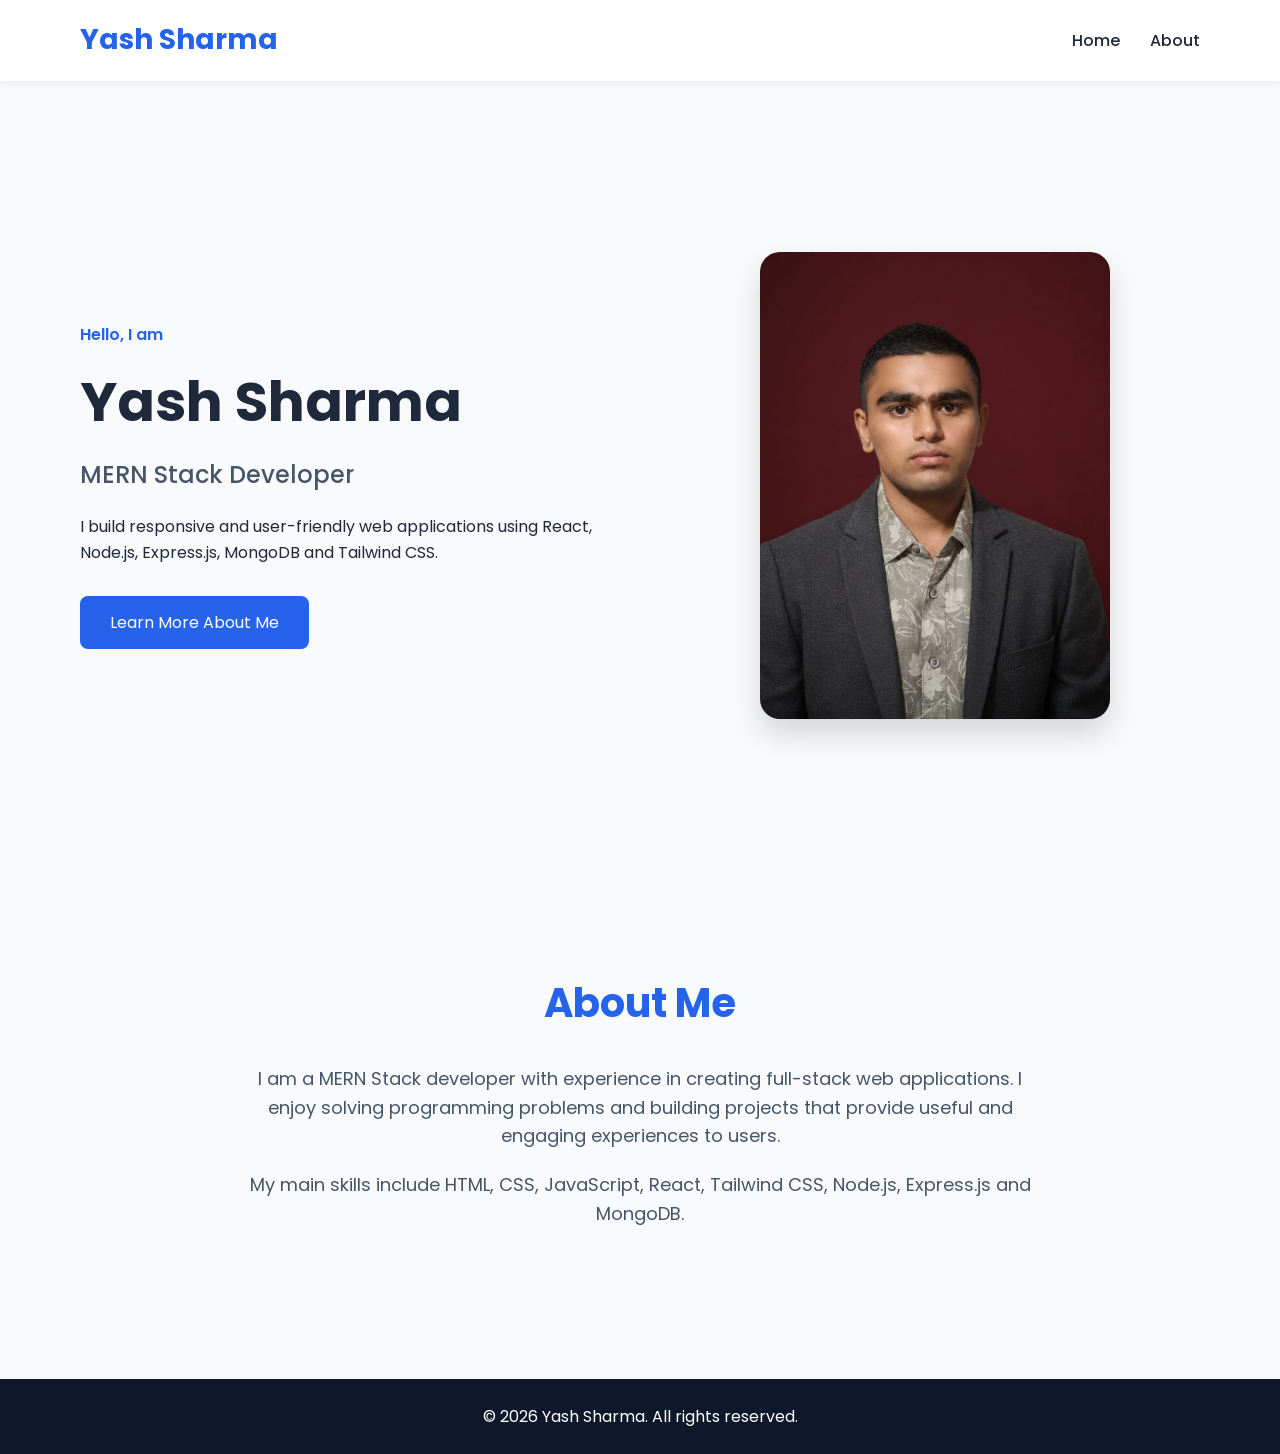
<file: Day 2 Task/index.html>
<!DOCTYPE html>
<html lang="en">
<head>
    <meta charset="UTF-8">
    <meta name="viewport" content="width=device-width, initial-scale=1.0">

    <title>Yash Sharma | MERN Developer</title>

    <link rel="stylesheet" href="style.css">
</head>

<body>

    <!-- Home / Navigation Section -->
    <header id="home">
        <nav>
            <h2>Yash Sharma</h2>

            <ul>
                <li><a href="#home">Home</a></li>
                <li><a href="#about">About</a></li>
            </ul>
        </nav>
    </header>

    <main>

        <!-- Hero Section -->
        <section id="hero">
            <div>
                <p>Hello, I am</p>

                <h1>Yash Sharma</h1>

                <h2>MERN Stack Developer</h2>

                <p>
                    I build responsive and user-friendly web applications
                    using React, Node.js, Express.js, MongoDB and Tailwind CSS.
                </p>

                <a href="#about">Learn More About Me</a>
            </div>

            <div>
                <img
                    src="images/profile.jpeg"
                    alt="Professional photograph of Yash Sharma"
                >
            </div>
        </section>
        <section id="about">
            <h2>About Me</h2>

            <p>
                I am a MERN Stack developer with experience in creating
                full-stack web applications. I enjoy solving programming
                problems and building projects that provide useful and
                engaging experiences to users.
            </p>

            <p>
                My main skills include HTML, CSS, JavaScript, React,
                Tailwind CSS, Node.js, Express.js and MongoDB.
            </p>
        </section>
    </main>
    <footer>
        <p>&copy; 2026 Yash Sharma. All rights reserved.</p>
    </footer>

</body>
</html>
</file>
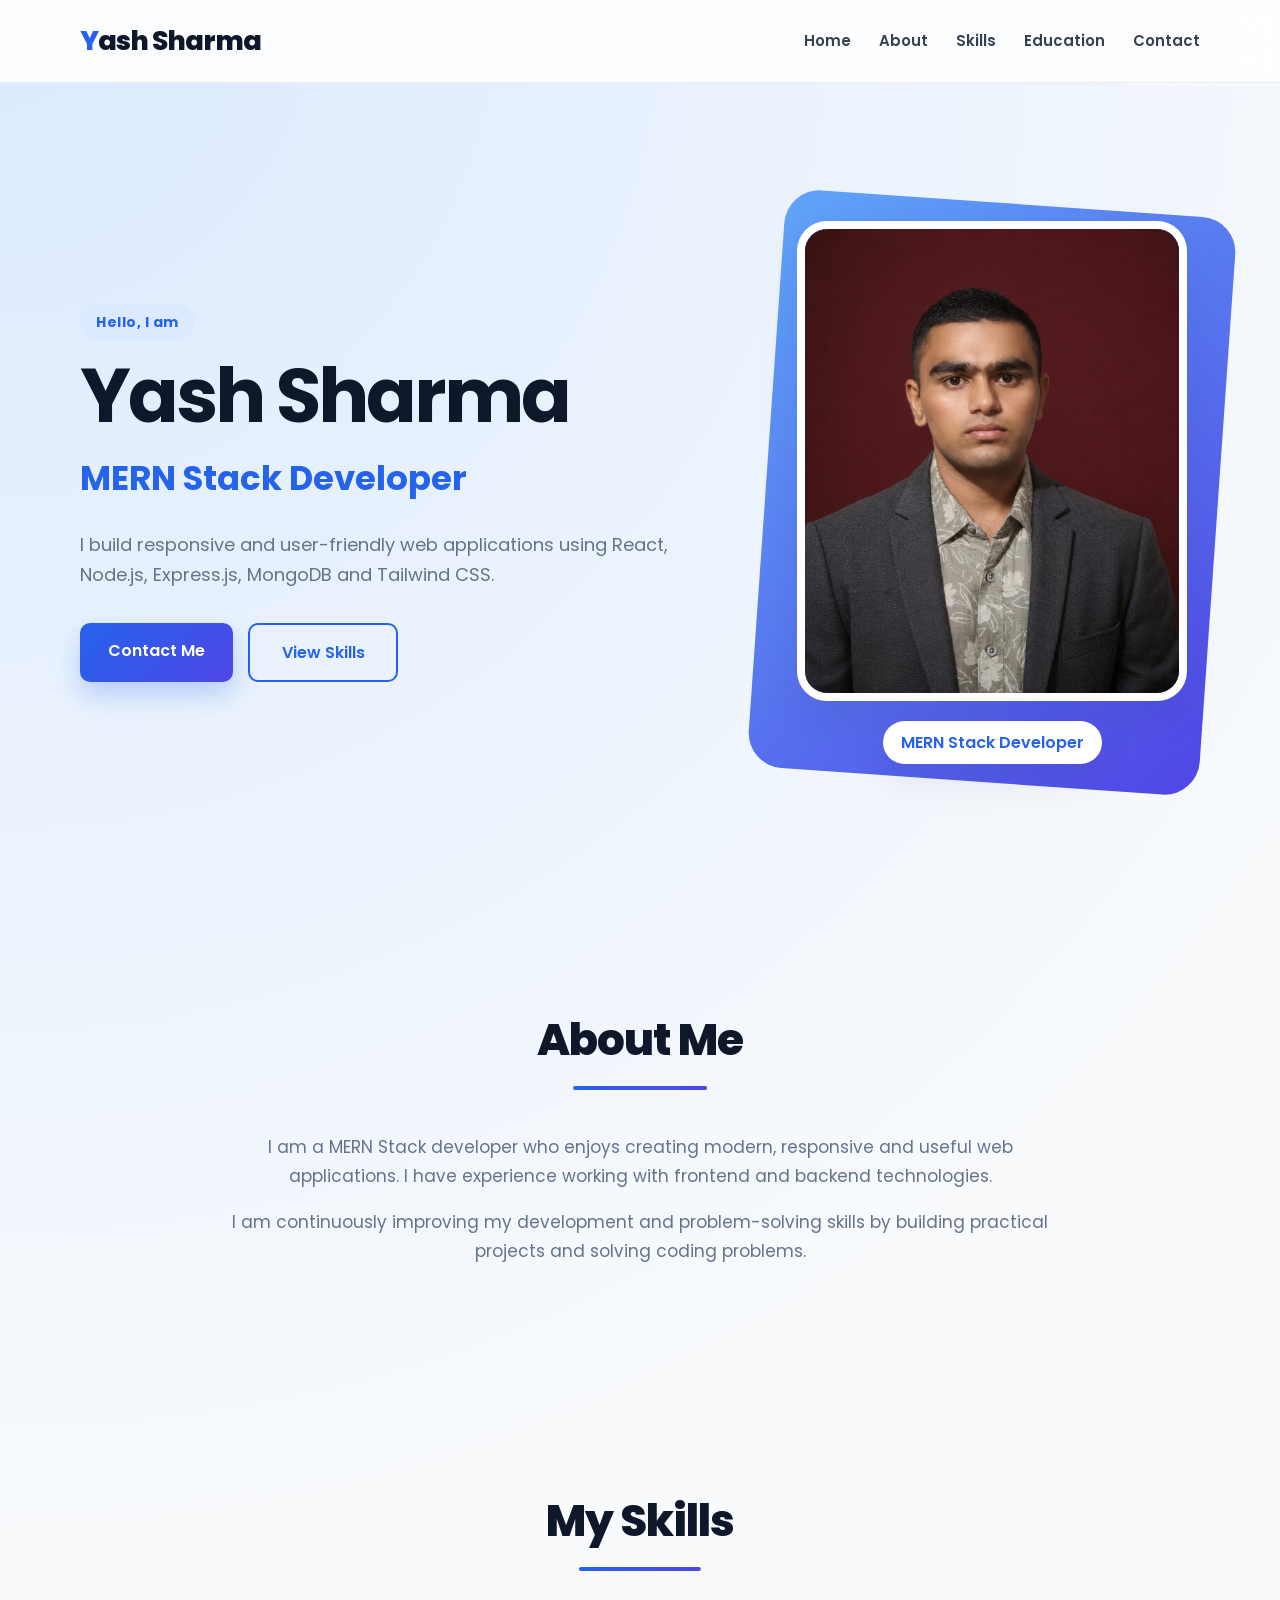
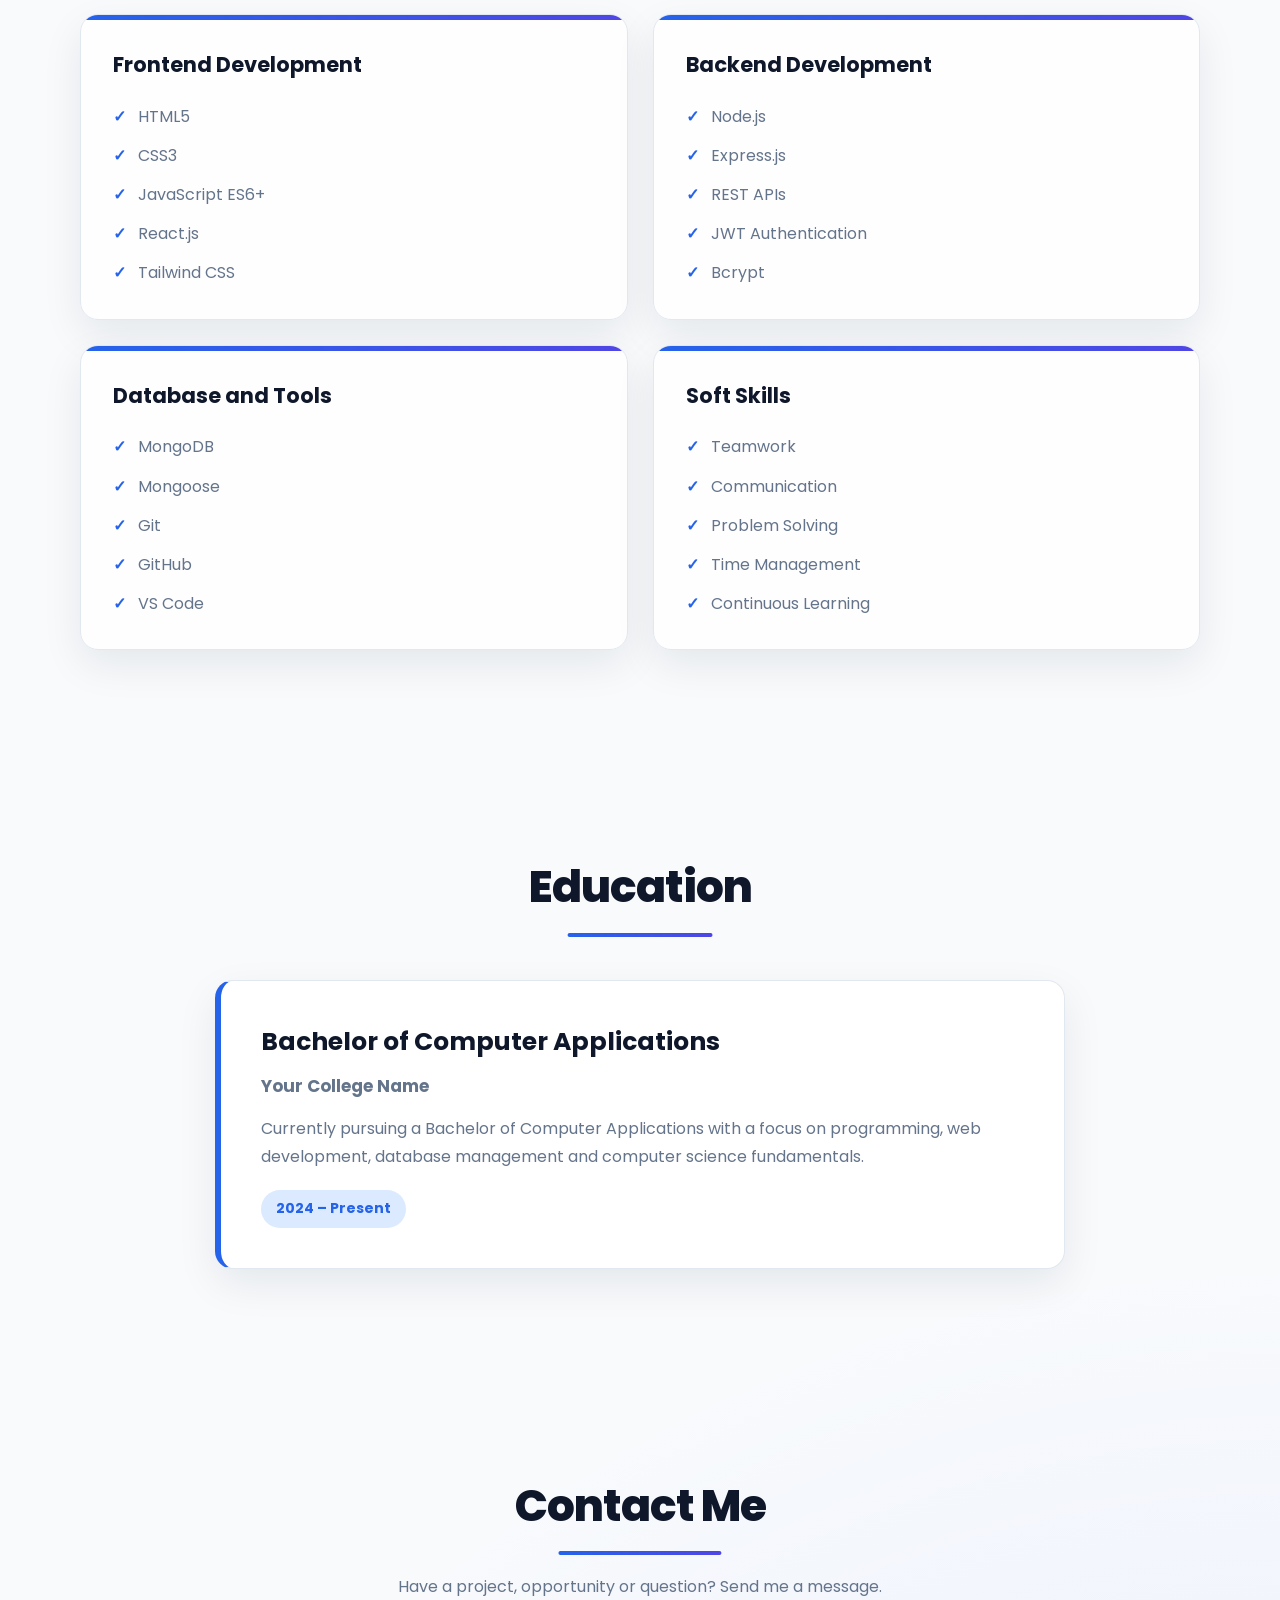
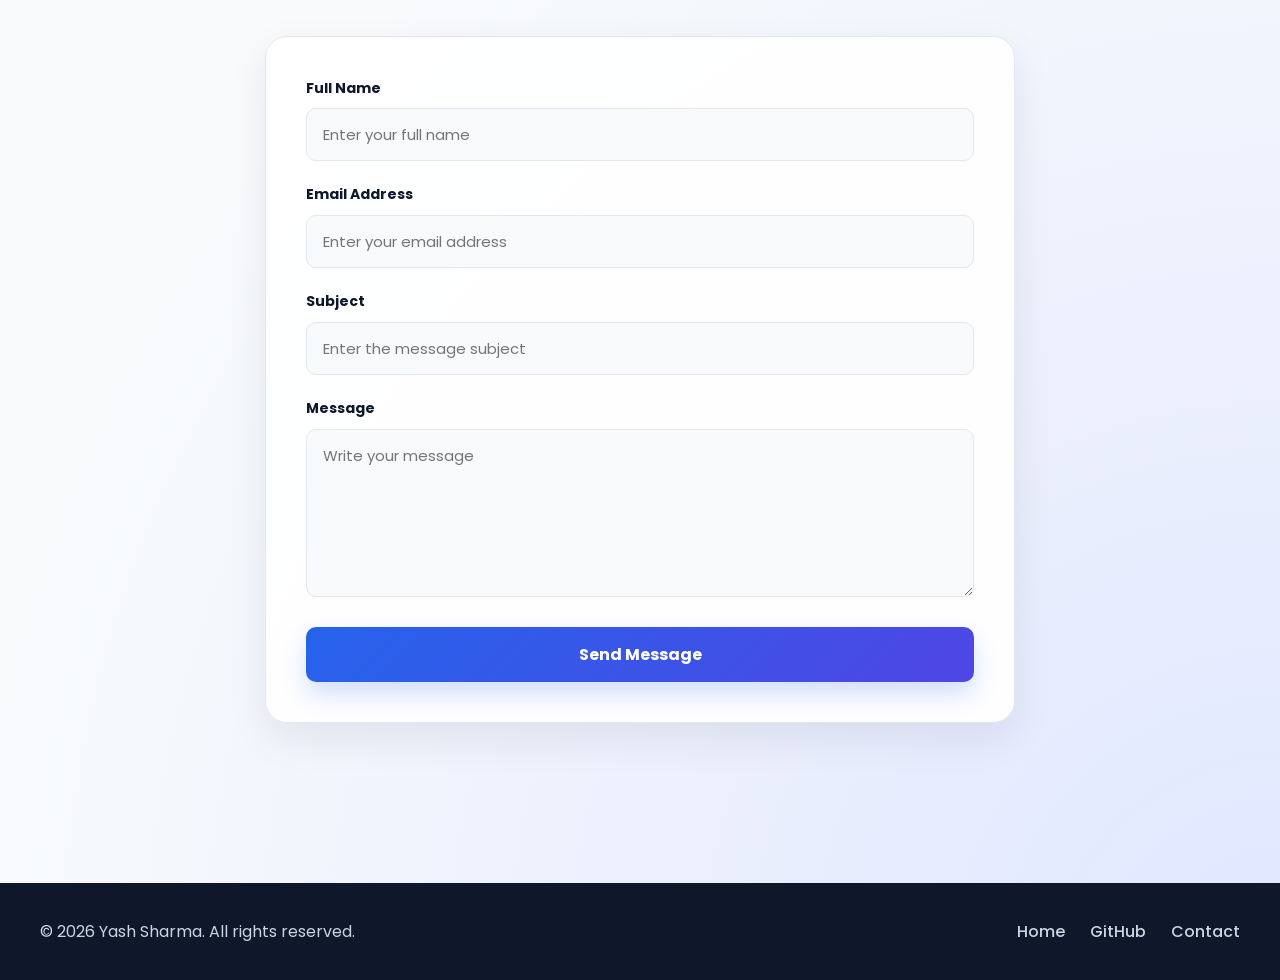
<file: Day 3 Task/index.html>
<!DOCTYPE html>
<html lang="en">

<head>
    <meta charset="UTF-8">

    <meta
        name="viewport"
        content="width=device-width, initial-scale=1.0"
    >

    <meta
        name="description"
        content="Portfolio website of Yash Sharma, MERN Stack Developer"
    >

    <title>Yash Sharma | MERN Stack Developer</title>

    <link rel="stylesheet" href="style.css">
</head>

<body>

    <!-- Header -->
    <header id="home">

        <nav aria-label="Main navigation">

            <a href="#home" class="logo">
                Yash Sharma
            </a>

            <ul class="nav-links">

                <li>
                    <a href="#home">Home</a>
                </li>

                <li>
                    <a href="#about">About</a>
                </li>

                <li>
                    <a href="#skills">Skills</a>
                </li>

                <li>
                    <a href="#education">Education</a>
                </li>

                <li>
                    <a href="#contact">Contact</a>
                </li>

            </ul>

        </nav>

    </header>

    <!-- Main Content -->
    <main>

        <!-- Hero Section -->
        <section id="hero">

            <div class="hero-content">

                <p class="hero-intro">
                    Hello, I am
                </p>

                <h1>Yash Sharma</h1>

                <h2>MERN Stack Developer</h2>

                <p>
                    I build responsive and user-friendly web applications
                    using React, Node.js, Express.js, MongoDB and Tailwind CSS.
                </p>

                <div class="hero-buttons">

                    <a href="#contact" class="primary-button">
                        Contact Me
                    </a>

                    <a href="#skills" class="secondary-button">
                        View Skills
                    </a>

                </div>

            </div>

            <figure class="hero-image">

                <img
                    src="images/profile.jpeg"
                    alt="Yash Sharma, MERN Stack Developer"
                >

                <figcaption>
                    MERN Stack Developer
                </figcaption>

            </figure>

        </section>

        <!-- About Section -->
        <section id="about" class="section">

            <h2>About Me</h2>

            <p>
                I am a MERN Stack developer who enjoys creating modern,
                responsive and useful web applications. I have experience
                working with frontend and backend technologies.
            </p>

            <p>
                I am continuously improving my development and problem-solving
                skills by building practical projects and solving coding
                problems.
            </p>

        </section>

        <!-- Skills Section -->
        <section id="skills" class="section">

            <h2>My Skills</h2>

            <div class="skills-container">

                <article class="skill-card">

                    <h3>Frontend Development</h3>

                    <ul>
                        <li>HTML5</li>
                        <li>CSS3</li>
                        <li>JavaScript ES6+</li>
                        <li>React.js</li>
                        <li>Tailwind CSS</li>
                    </ul>

                </article>

                <article class="skill-card">

                    <h3>Backend Development</h3>

                    <ul>
                        <li>Node.js</li>
                        <li>Express.js</li>
                        <li>REST APIs</li>
                        <li>JWT Authentication</li>
                        <li>Bcrypt</li>
                    </ul>

                </article>

                <article class="skill-card">

                    <h3>Database and Tools</h3>

                    <ul>
                        <li>MongoDB</li>
                        <li>Mongoose</li>
                        <li>Git</li>
                        <li>GitHub</li>
                        <li>VS Code</li>
                    </ul>

                </article>

                <article class="skill-card">

                    <h3>Soft Skills</h3>

                    <ul>
                        <li>Teamwork</li>
                        <li>Communication</li>
                        <li>Problem Solving</li>
                        <li>Time Management</li>
                        <li>Continuous Learning</li>
                    </ul>

                </article>

            </div>

        </section>

        <!-- Education Section -->
        <section id="education" class="section">

            <h2>Education</h2>

            <div class="education-container">

                <article class="education-card">

                    <h3>Bachelor of Computer Applications</h3>

                    <p class="education-institute">
                        Your College Name
                    </p>

                    <p>
                        Currently pursuing a Bachelor of Computer Applications
                        with a focus on programming, web development, database
                        management and computer science fundamentals.
                    </p>

                    <time datetime="2024">
                        2024 – Present
                    </time>

                </article>

            </div>

        </section>

        <!-- Contact Section -->
        <section id="contact" class="section">

            <h2>Contact Me</h2>

            <p class="contact-intro">
                Have a project, opportunity or question? Send me a message.
            </p>

            <form action="#" method="post" class="contact-form">

                <div class="form-group">

                    <label for="name">
                        Full Name
                    </label>

                    <input
                        type="text"
                        id="name"
                        name="name"
                        placeholder="Enter your full name"
                        required
                    >

                </div>

                <div class="form-group">

                    <label for="email">
                        Email Address
                    </label>

                    <input
                        type="email"
                        id="email"
                        name="email"
                        placeholder="Enter your email address"
                        required
                    >

                </div>

                <div class="form-group">

                    <label for="subject">
                        Subject
                    </label>

                    <input
                        type="text"
                        id="subject"
                        name="subject"
                        placeholder="Enter the message subject"
                        required
                    >

                </div>

                <div class="form-group">

                    <label for="message">
                        Message
                    </label>

                    <textarea
                        id="message"
                        name="message"
                        rows="6"
                        placeholder="Write your message"
                        required
                    ></textarea>

                </div>

                <button type="submit">
                    Send Message
                </button>

            </form>

        </section>

    </main>

    <!-- Footer -->
    <footer>

        <div class="footer-content">

            <p>
                &copy; 2026 Yash Sharma. All rights reserved.
            </p>

            <nav aria-label="Footer navigation">

                <a href="#home">Home</a>

                <a
                    href="https://github.com/"
                    target="_blank"
                    rel="noopener noreferrer"
                >
                    GitHub
                </a>

                <a href="#contact">
                    Contact
                </a>

            </nav>

        </div>

    </footer>

</body>

</html>
</file>
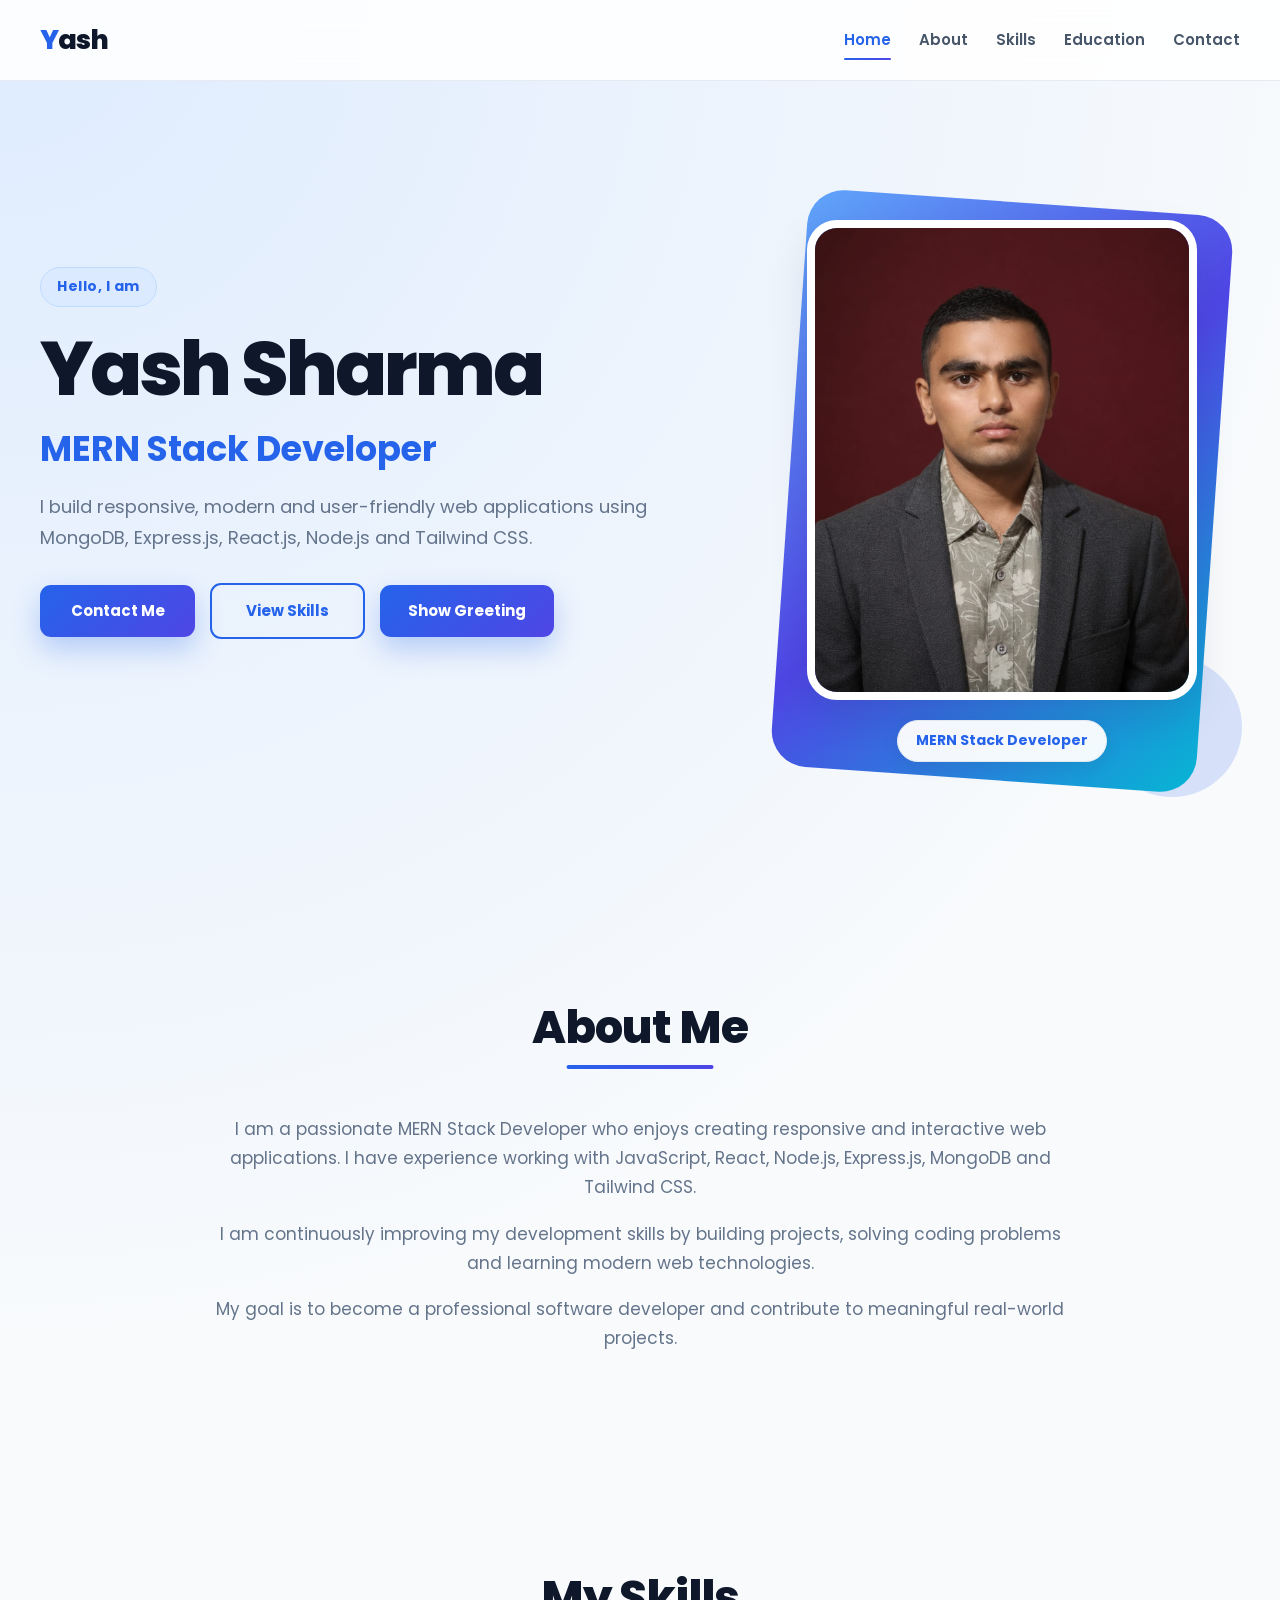
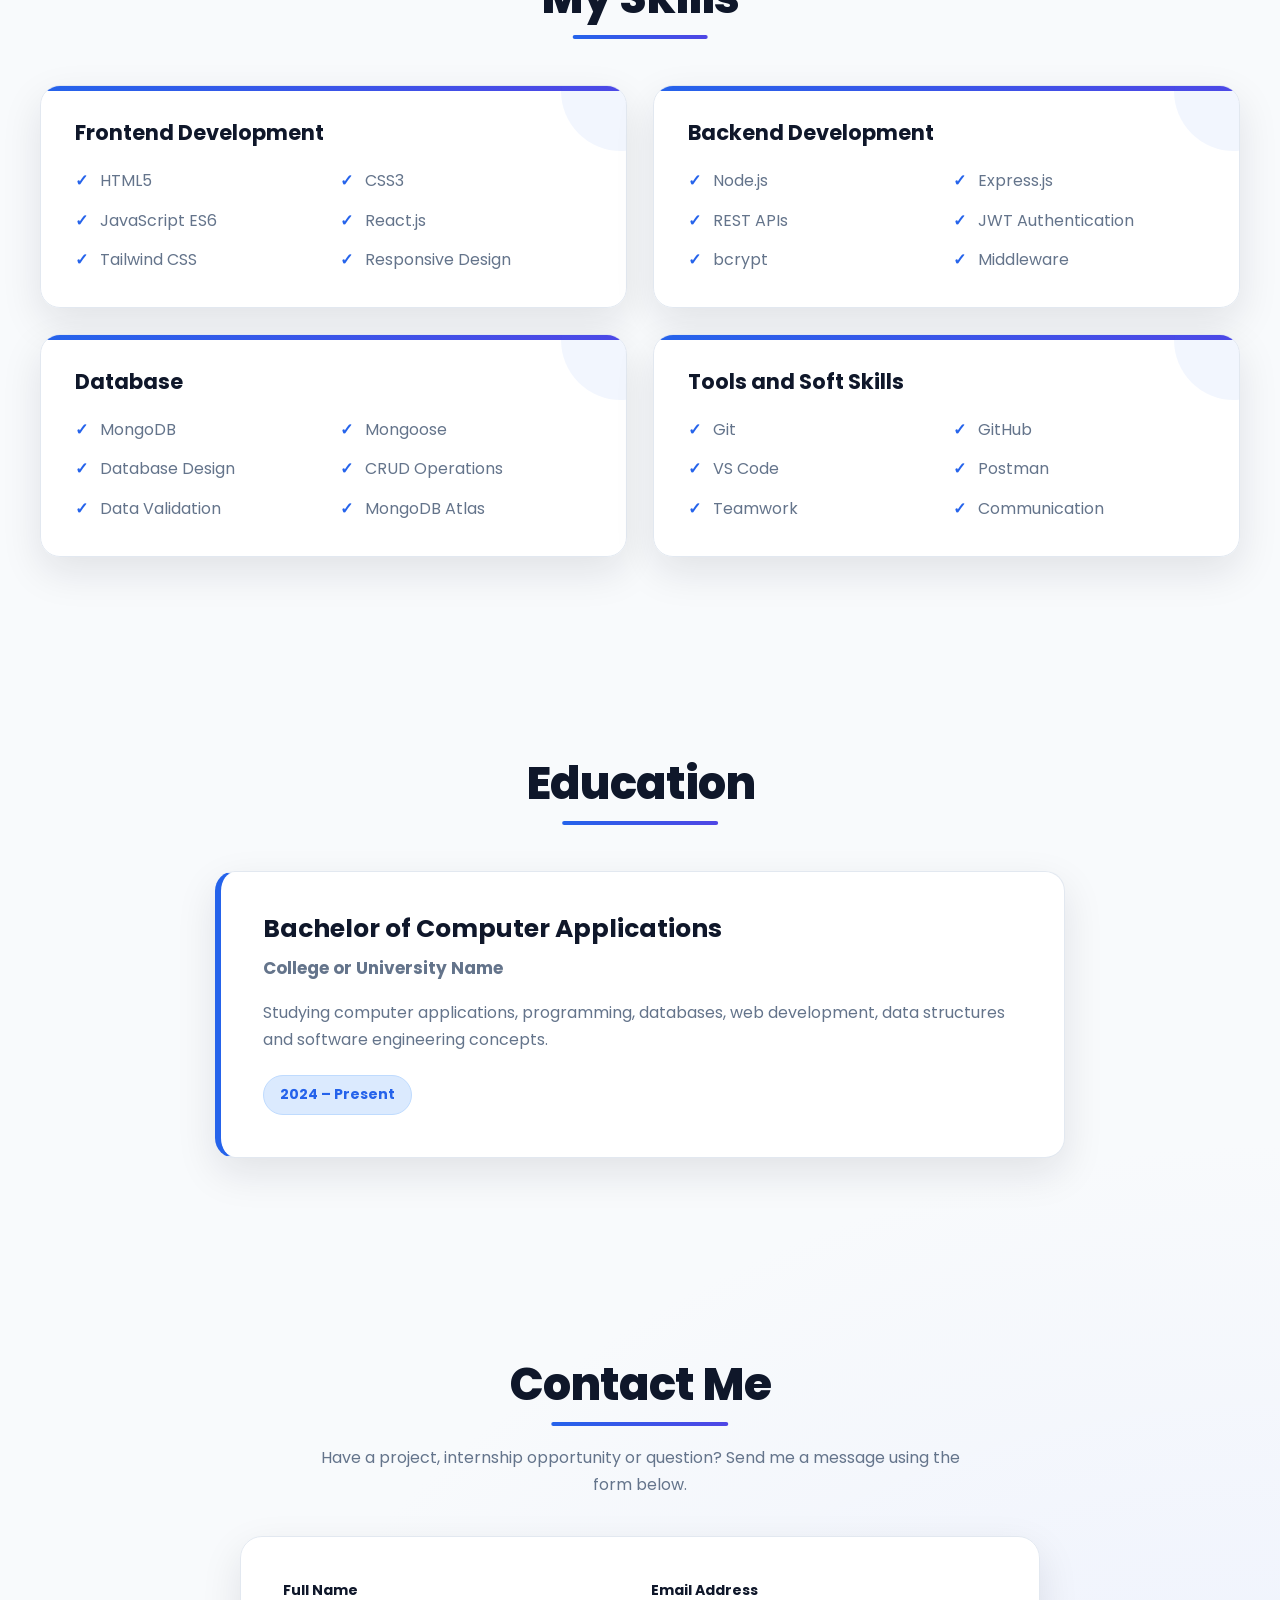
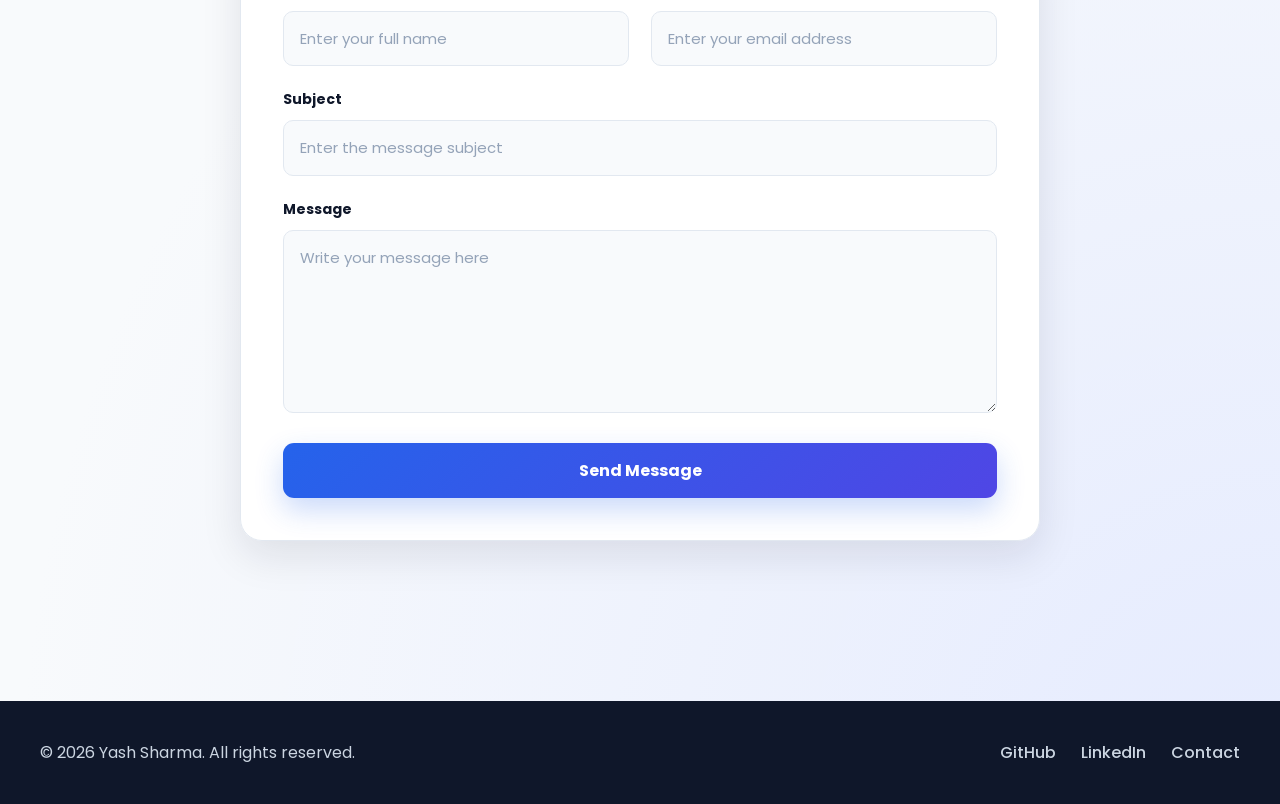
<file: Day 7 Task/index.html>
<!DOCTYPE html>
<html lang="en">
<head>
    <meta charset="UTF-8">

    <meta
        name="viewport"
        content="width=device-width, initial-scale=1.0"
    >

    <meta
        name="description"
        content="Yash's personal portfolio website showcasing MERN Stack development skills, projects, education and contact information."
    >

    <meta
        name="keywords"
        content="Yash, MERN Stack Developer, Web Developer, JavaScript, React, Node.js, MongoDB, Tailwind CSS"
    >

    <meta name="author" content="Yash">

    <title>Yash | MERN Stack Developer</title>

    <link rel="stylesheet" href="style.css">
</head>

<body>

    <!-- Header and Navigation -->

    <header>
        <nav aria-label="Main navigation">

            <a href="#hero" class="logo">
                Yash
            </a>

            <ul class="nav-links">
                <li>
                    <a href="#hero">Home</a>
                </li>

                <li>
                    <a href="#about">About</a>
                </li>

                <li>
                    <a href="#skills">Skills</a>
                </li>

                <li>
                    <a href="#education">Education</a>
                </li>

                <li>
                    <a href="#contact">Contact</a>
                </li>
            </ul>

        </nav>
    </header>


    <!-- Main Content -->

    <main>

        <!-- Hero Section -->

        <section id="hero">

            <div class="hero-content">

                <p class="hero-intro">
                    Hello, I am
                </p>

                <h1>Yash Sharma</h1>

                <h2>MERN Stack Developer</h2>

                <p>
                    I build responsive, modern and user-friendly web
                    applications using MongoDB, Express.js, React.js,
                    Node.js and Tailwind CSS.
                </p>

                <div class="hero-buttons">

                    <a
                        href="#contact"
                        class="primary-button"
                    >
                        Contact Me
                    </a>

                    <a
                        href="#skills"
                        class="secondary-button"
                    >
                        View Skills
                    </a>

                    <button
                        id="greeting-button"
                        class="primary-button"
                        type="button"
                    >
                        Show Greeting
                    </button>

                </div>

                <p
                    id="greeting-message"
                    aria-live="polite"
                ></p>

            </div>


            <figure class="hero-image">

                <img
                    src="images/profile.jpeg"
                    alt="Portrait of Yash Sharma"
                >

                <figcaption>
                    MERN Stack Developer
                </figcaption>

            </figure>

        </section>


        <!-- About Section -->

        <section id="about" class="section">

            <h2>About Me</h2>

            <p>
                I am a passionate MERN Stack Developer who enjoys
                creating responsive and interactive web applications.
                I have experience working with JavaScript, React,
                Node.js, Express.js, MongoDB and Tailwind CSS.
            </p>

            <p>
                I am continuously improving my development skills by
                building projects, solving coding problems and learning
                modern web technologies.
            </p>

            <p>
                My goal is to become a professional software developer
                and contribute to meaningful real-world projects.
            </p>

        </section>


        <!-- Skills Section -->

        <section id="skills" class="section">

            <h2>My Skills</h2>

            <div class="skills-container">

                <article class="skill-card">

                    <h3>Frontend Development</h3>

                    <ul>
                        <li>HTML5</li>
                        <li>CSS3</li>
                        <li>JavaScript ES6</li>
                        <li>React.js</li>
                        <li>Tailwind CSS</li>
                        <li>Responsive Design</li>
                    </ul>

                </article>


                <article class="skill-card">

                    <h3>Backend Development</h3>

                    <ul>
                        <li>Node.js</li>
                        <li>Express.js</li>
                        <li>REST APIs</li>
                        <li>JWT Authentication</li>
                        <li>bcrypt</li>
                        <li>Middleware</li>
                    </ul>

                </article>


                <article class="skill-card">

                    <h3>Database</h3>

                    <ul>
                        <li>MongoDB</li>
                        <li>Mongoose</li>
                        <li>Database Design</li>
                        <li>CRUD Operations</li>
                        <li>Data Validation</li>
                        <li>MongoDB Atlas</li>
                    </ul>

                </article>


                <article class="skill-card">

                    <h3>Tools and Soft Skills</h3>

                    <ul>
                        <li>Git</li>
                        <li>GitHub</li>
                        <li>VS Code</li>
                        <li>Postman</li>
                        <li>Teamwork</li>
                        <li>Communication</li>
                    </ul>

                </article>

            </div>

        </section>


        <!-- Education Section -->

        <section id="education" class="section">

            <h2>Education</h2>

            <div class="education-container">

                <article class="education-card">

                    <h3>Bachelor of Computer Applications</h3>

                    <p class="education-institute">
                        College or University Name
                    </p>

                    <p>
                        Studying computer applications, programming,
                        databases, web development, data structures and
                        software engineering concepts.
                    </p>

                    <time datetime="2024">
                        2024 – Present
                    </time>

                </article>

            </div>

        </section>


        <!-- Contact Section -->

        <section id="contact" class="section">

            <h2>Contact Me</h2>

            <p class="contact-intro">
                Have a project, internship opportunity or question?
                Send me a message using the form below.
            </p>

            <form class="contact-form" novalidate>

                <div class="form-group">

                    <label for="name">
                        Full Name
                    </label>

                    <input
                        type="text"
                        id="name"
                        name="name"
                        placeholder="Enter your full name"
                        autocomplete="name"
                        required
                    >

                </div>


                <div class="form-group">

                    <label for="email">
                        Email Address
                    </label>

                    <input
                        type="email"
                        id="email"
                        name="email"
                        placeholder="Enter your email address"
                        autocomplete="email"
                        required
                    >

                </div>


                <div class="form-group">

                    <label for="subject">
                        Subject
                    </label>

                    <input
                        type="text"
                        id="subject"
                        name="subject"
                        placeholder="Enter the message subject"
                        required
                    >

                </div>


                <div class="form-group">

                    <label for="message">
                        Message
                    </label>

                    <textarea
                        id="message"
                        name="message"
                        placeholder="Write your message here"
                        rows="6"
                        required
                    ></textarea>

                </div>


                <button type="submit">
                    Send Message
                </button>

            </form>

        </section>

    </main>


    <!-- Footer -->

    <footer>

        <div class="footer-content">

            <p>
                &copy;
                <span id="current-year"></span>
                Yash Sharma. All rights reserved.
            </p>

            <nav aria-label="Social media links">

                <a
                    href="https://github.com/"
                    target="_blank"
                    rel="noopener noreferrer"
                >
                    GitHub
                </a>

                <a
                    href="https://www.linkedin.com/"
                    target="_blank"
                    rel="noopener noreferrer"
                >
                    LinkedIn
                </a>

                <a href="#contact">
                    Contact
                </a>

            </nav>

        </div>

    </footer>


    <!-- Scroll to Top Button -->

    <button
        id="scroll-to-top"
        type="button"
        aria-label="Scroll back to the top"
        title="Scroll to top"
    >
        ↑
    </button>


    <!-- JavaScript File -->

    <script src="script.js"></script>

</body>
</html>
</file>
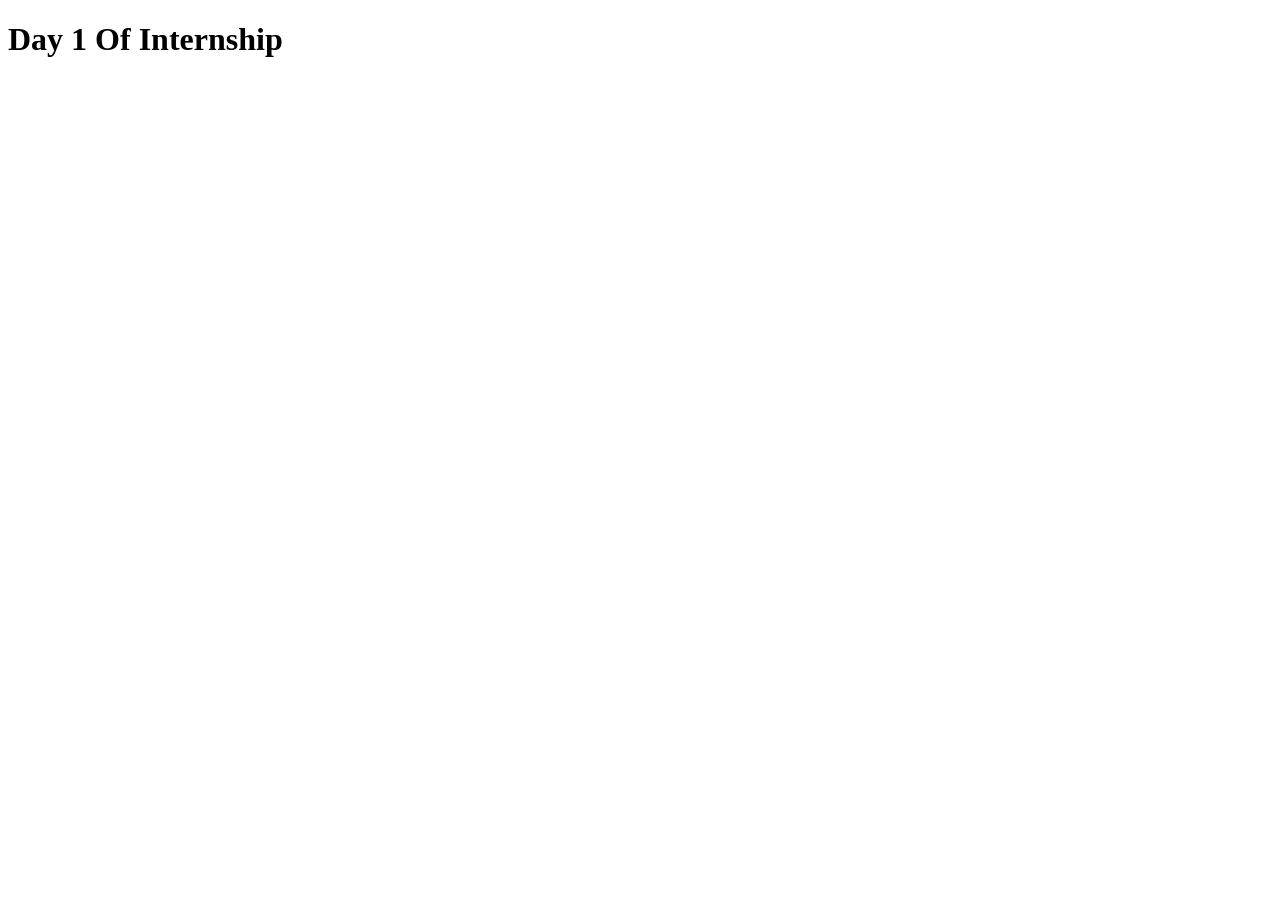
<file: Day1 Task/index.html>
<!DOCTYPE html>
<html lang="en">
<head>
    <meta charset="UTF-8">
    <meta name="viewport" content="width=device-width, initial-scale=1.0">
    <title>Day 1 Task</title>
</head>
<body>
    <script src="index.js"></script>
    <h1>Day 1 Of Internship</h1>
</body>
</html>
</file>
<file: Day 2 Task/style.css>
/* Google Font */
@import url('https://fonts.googleapis.com/css2?family=Poppins:wght@300;400;500;600;700&display=swap');

/* Reset */
*{
    margin:0;
    padding:0;
    box-sizing:border-box;
    font-family:'Poppins',sans-serif;
}

html{
    scroll-behavior:smooth;
}

body{
    background:#F8FAFC;
    color:#1E293B;
    line-height:1.6;
}

/* Navbar */

header{
    width:100%;
    background:#ffffff;
    box-shadow:0 2px 10px rgba(0,0,0,0.08);
    position:sticky;
    top:0;
    z-index:100;
}

nav{
    max-width:1200px;
    margin:auto;
    display:flex;
    justify-content:space-between;
    align-items:center;
    padding:18px 40px;
}

nav h2{
    color:#2563EB;
    font-size:28px;
}

nav ul{
    display:flex;
    list-style:none;
    gap:30px;
}

nav a{
    text-decoration:none;
    color:#1E293B;
    font-weight:500;
    transition:.3s;
}

nav a:hover{
    color:#2563EB;
}

/* Hero */

#hero{
    max-width:1200px;
    margin:auto;
    min-height:90vh;
    display:flex;
    align-items:center;
    justify-content:space-between;
    gap:60px;
    padding:60px 40px;
}

#hero div{
    flex:1;
}

#hero p:first-child{
    color:#2563EB;
    font-weight:600;
    margin-bottom:10px;
}

#hero h1{
    font-size:55px;
    margin-bottom:10px;
}

#hero h2{
    color:#475569;
    margin-bottom:20px;
    font-weight:500;
}

#hero p{
    margin-bottom:30px;
}

#hero a{
    display:inline-block;
    text-decoration:none;
    background:#2563EB;
    color:white;
    padding:14px 30px;
    border-radius:8px;
    transition:.3s;
}

#hero a:hover{
    background:#1D4ED8;
}

#hero img{
    width:350px;
    border-radius:20px;
    display:block;
    margin:auto;
    box-shadow:0 15px 30px rgba(0,0,0,.15);
}

/* About */

#about{
    max-width:1200px;
    margin:auto;
    padding:80px 40px;
}

#about h2{
    text-align:center;
    font-size:40px;
    margin-bottom:30px;
    color:#2563EB;
}

#about p{
    max-width:800px;
    margin:20px auto;
    text-align:center;
    color:#475569;
    font-size:18px;
}

/* Footer */

footer{
    background:#0F172A;
    color:white;
    text-align:center;
    padding:25px;
    margin-top:50px;
}

/* Responsive */

@media(max-width:768px){

    nav{
        flex-direction:column;
        gap:20px;
    }

    nav ul{
        gap:20px;
    }

    #hero{
        flex-direction:column-reverse;
        text-align:center;
    }

    #hero h1{
        font-size:40px;
    }

    #hero img{
        width:250px;
    }

    #about h2{
        font-size:32px;
    }

}
</file>
<file: Day 3 Task/style.css>
@import url("https://fonts.googleapis.com/css2?family=Poppins:wght@400;500;600;700;800&display=swap");

:root {
    --primary: #2563eb;
    --primary-dark: #1d4ed8;
    --primary-light: #dbeafe;
    --dark: #0f172a;
    --text: #334155;
    --muted: #64748b;
    --background: #f8fafc;
    --card: #ffffff;
    --border: #e2e8f0;
    --shadow: 0 15px 40px rgba(15, 23, 42, 0.08);
    --shadow-hover: 0 20px 45px rgba(37, 99, 235, 0.15);
}

* {
    margin: 0;
    padding: 0;
    box-sizing: border-box;
}

html {
    scroll-behavior: smooth;
    scroll-padding-top: 90px;
}

body {
    font-family: "Poppins", sans-serif;
    background:
        radial-gradient(circle at top left, #dbeafe 0, transparent 35%),
        radial-gradient(circle at bottom right, #e0e7ff 0, transparent 30%),
        var(--background);
    color: var(--text);
    line-height: 1.7;
}

img {
    max-width: 100%;
    display: block;
}

a {
    text-decoration: none;
}

ul {
    list-style: none;
}

/* Header and Navbar */

header {
    position: sticky;
    top: 0;
    z-index: 1000;
    background: rgba(255, 255, 255, 0.88);
    backdrop-filter: blur(16px);
    border-bottom: 1px solid rgba(226, 232, 240, 0.8);
}

nav {
    max-width: 1200px;
    margin: auto;
    padding: 18px 40px;
    display: flex;
    align-items: center;
    justify-content: space-between;
}

.logo {
    font-size: 27px;
    font-weight: 800;
    color: var(--dark);
    letter-spacing: -1px;
}

.logo::first-letter {
    color: var(--primary);
}

.nav-links {
    display: flex;
    align-items: center;
    gap: 28px;
}

.nav-links a {
    position: relative;
    color: var(--text);
    font-size: 15px;
    font-weight: 600;
    transition: color 0.3s ease;
}

.nav-links a::after {
    content: "";
    position: absolute;
    left: 0;
    bottom: -7px;
    width: 0;
    height: 2px;
    border-radius: 10px;
    background: var(--primary);
    transition: width 0.3s ease;
}

.nav-links a:hover {
    color: var(--primary);
}

.nav-links a:hover::after {
    width: 100%;
}

/* Hero Section */

#hero {
    max-width: 1200px;
    min-height: calc(100vh - 80px);
    margin: auto;
    padding: 90px 40px;
    display: grid;
    grid-template-columns: 1.2fr 0.8fr;
    align-items: center;
    gap: 80px;
}

.hero-content {
    animation: slideInLeft 0.8s ease;
}

.hero-intro {
    display: inline-block;
    margin-bottom: 14px;
    padding: 7px 16px;
    border-radius: 50px;
    background: var(--primary-light);
    color: var(--primary);
    font-size: 14px;
    font-weight: 700;
    letter-spacing: 0.5px;
}

#hero h1 {
    margin-bottom: 12px;
    color: var(--dark);
    font-size: clamp(48px, 7vw, 75px);
    line-height: 1.1;
    letter-spacing: -3px;
}

#hero h2 {
    margin-bottom: 22px;
    color: var(--primary);
    font-size: clamp(24px, 4vw, 34px);
    font-weight: 700;
}

#hero .hero-content > p:not(.hero-intro) {
    max-width: 620px;
    margin-bottom: 32px;
    color: var(--muted);
    font-size: 18px;
}

.hero-buttons {
    display: flex;
    flex-wrap: wrap;
    gap: 15px;
}

.primary-button,
.secondary-button {
    min-width: 150px;
    padding: 14px 28px;
    border-radius: 10px;
    font-weight: 600;
    text-align: center;
    transition:
        transform 0.3s ease,
        box-shadow 0.3s ease,
        background 0.3s ease;
}

.primary-button {
    background: linear-gradient(135deg, var(--primary), #4f46e5);
    color: white;
    box-shadow: 0 12px 25px rgba(37, 99, 235, 0.25);
}

.primary-button:hover {
    transform: translateY(-3px);
    box-shadow: 0 16px 30px rgba(37, 99, 235, 0.35);
}

.secondary-button {
    border: 2px solid var(--primary);
    background: transparent;
    color: var(--primary);
}

.secondary-button:hover {
    transform: translateY(-3px);
    background: var(--primary);
    color: white;
}

.hero-image {
    position: relative;
    animation: slideInRight 0.8s ease;
}

.hero-image::before {
    content: "";
    position: absolute;
    inset: -18px;
    z-index: -1;
    border-radius: 35px;
    background: linear-gradient(135deg, #60a5fa, #4f46e5);
    transform: rotate(4deg);
}

.hero-image img {
    width: 100%;
    max-width: 390px;
    height: 480px;
    margin: auto;
    object-fit: cover;
    border: 8px solid white;
    border-radius: 30px;
    box-shadow: var(--shadow);
}

.hero-image figcaption {
    width: fit-content;
    margin: 20px auto 0;
    padding: 8px 18px;
    border-radius: 30px;
    background: white;
    color: var(--primary);
    font-weight: 600;
    box-shadow: var(--shadow);
}

/* Shared Section Styles */

.section {
    max-width: 1200px;
    margin: auto;
    padding: 100px 40px;
}

.section > h2 {
    position: relative;
    width: fit-content;
    margin: 0 auto 55px;
    color: var(--dark);
    font-size: clamp(32px, 5vw, 44px);
    font-weight: 800;
    letter-spacing: -1px;
}

.section > h2::after {
    content: "";
    position: absolute;
    left: 50%;
    bottom: -12px;
    width: 65%;
    height: 4px;
    border-radius: 10px;
    background: linear-gradient(90deg, var(--primary), #4f46e5);
    transform: translateX(-50%);
}

/* About Section */

#about {
    text-align: center;
}

#about p {
    max-width: 850px;
    margin: 0 auto 18px;
    color: var(--muted);
    font-size: 17px;
}

/* Skills Section */

.skills-container {
    display: grid;
    grid-template-columns: repeat(2, 1fr);
    gap: 25px;
}

.skill-card {
    position: relative;
    overflow: hidden;
    padding: 32px;
    border: 1px solid var(--border);
    border-radius: 18px;
    background: rgba(255, 255, 255, 0.9);
    box-shadow: var(--shadow);
    transition:
        transform 0.3s ease,
        box-shadow 0.3s ease,
        border-color 0.3s ease;
}

.skill-card::before {
    content: "";
    position: absolute;
    top: 0;
    left: 0;
    width: 100%;
    height: 5px;
    background: linear-gradient(90deg, var(--primary), #4f46e5);
}

.skill-card:hover {
    transform: translateY(-8px);
    border-color: #bfdbfe;
    box-shadow: var(--shadow-hover);
}

.skill-card h3 {
    margin-bottom: 20px;
    color: var(--dark);
    font-size: 21px;
}

.skill-card ul {
    display: grid;
    gap: 12px;
}

.skill-card li {
    position: relative;
    padding-left: 25px;
    color: var(--muted);
}

.skill-card li::before {
    content: "✓";
    position: absolute;
    left: 0;
    color: var(--primary);
    font-weight: 800;
}

/* Education Section */

.education-container {
    max-width: 850px;
    margin: auto;
}

.education-card {
    position: relative;
    padding: 40px;
    border: 1px solid var(--border);
    border-left: 6px solid var(--primary);
    border-radius: 18px;
    background: white;
    box-shadow: var(--shadow);
    transition:
        transform 0.3s ease,
        box-shadow 0.3s ease;
}

.education-card:hover {
    transform: translateY(-6px);
    box-shadow: var(--shadow-hover);
}

.education-card h3 {
    margin-bottom: 8px;
    color: var(--dark);
    font-size: 25px;
}

.education-institute {
    margin-bottom: 15px;
    color: var(--primary);
    font-size: 17px;
    font-weight: 700;
}

.education-card p {
    color: var(--muted);
}

.education-card time {
    display: inline-block;
    margin-top: 20px;
    padding: 7px 15px;
    border-radius: 25px;
    background: var(--primary-light);
    color: var(--primary);
    font-size: 14px;
    font-weight: 700;
}

/* Contact Section */

.contact-intro {
    margin: -25px auto 35px;
    color: var(--muted);
    text-align: center;
}

.contact-form {
    max-width: 750px;
    margin: auto;
    padding: 40px;
    border: 1px solid var(--border);
    border-radius: 22px;
    background: rgba(255, 255, 255, 0.95);
    box-shadow: var(--shadow);
}

.form-group {
    margin-bottom: 22px;
}

.form-group label {
    display: block;
    margin-bottom: 8px;
    color: var(--dark);
    font-size: 14px;
    font-weight: 700;
}

.form-group input,
.form-group textarea {
    width: 100%;
    padding: 14px 16px;
    border: 1px solid var(--border);
    border-radius: 10px;
    background: #f8fafc;
    color: var(--dark);
    font-family: inherit;
    font-size: 15px;
    outline: none;
    transition:
        border-color 0.3s ease,
        box-shadow 0.3s ease,
        background 0.3s ease;
}

.form-group input:focus,
.form-group textarea:focus {
    border-color: var(--primary);
    background: white;
    box-shadow: 0 0 0 4px rgba(37, 99, 235, 0.12);
}

.form-group textarea {
    min-height: 150px;
    resize: vertical;
}

.contact-form button {
    width: 100%;
    padding: 15px;
    border: none;
    border-radius: 10px;
    background: linear-gradient(135deg, var(--primary), #4f46e5);
    color: white;
    font-family: inherit;
    font-size: 16px;
    font-weight: 700;
    cursor: pointer;
    box-shadow: 0 12px 25px rgba(37, 99, 235, 0.2);
    transition:
        transform 0.3s ease,
        box-shadow 0.3s ease;
}

.contact-form button:hover {
    transform: translateY(-3px);
    box-shadow: 0 16px 30px rgba(37, 99, 235, 0.3);
}

/* Footer */

footer {
    margin-top: 60px;
    padding: 35px 40px;
    background: var(--dark);
    color: #cbd5e1;
}

.footer-content {
    max-width: 1200px;
    margin: auto;
    display: flex;
    align-items: center;
    justify-content: space-between;
    gap: 25px;
}

.footer-content nav {
    margin: 0;
    padding: 0;
    display: flex;
    gap: 25px;
}

.footer-content nav a {
    color: #cbd5e1;
    font-weight: 500;
    transition: color 0.3s ease;
}

.footer-content nav a:hover {
    color: #60a5fa;
}

/* Animations */

@keyframes slideInLeft {
    from {
        opacity: 0;
        transform: translateX(-40px);
    }

    to {
        opacity: 1;
        transform: translateX(0);
    }
}

@keyframes slideInRight {
    from {
        opacity: 0;
        transform: translateX(40px);
    }

    to {
        opacity: 1;
        transform: translateX(0);
    }
}

/* Tablet */

@media (max-width: 900px) {
    #hero {
        grid-template-columns: 1fr;
        text-align: center;
        gap: 60px;
    }

    #hero .hero-content > p:not(.hero-intro) {
        margin-left: auto;
        margin-right: auto;
    }

    .hero-buttons {
        justify-content: center;
    }

    .hero-image {
        width: 320px;
        margin: auto;
    }

    .hero-image img {
        height: 400px;
    }

    .skills-container {
        grid-template-columns: 1fr;
    }
}

/* Mobile */

@media (max-width: 768px) {
    nav {
        padding: 16px 20px;
        flex-direction: column;
        gap: 15px;
    }

    .nav-links {
        width: 100%;
        padding-bottom: 5px;
        gap: 18px;
        justify-content: flex-start;
        overflow-x: auto;
    }

    .nav-links a {
        white-space: nowrap;
        font-size: 14px;
    }

    #hero {
        min-height: auto;
        padding: 70px 20px;
    }

    #hero h1 {
        letter-spacing: -2px;
    }

    .section {
        padding: 75px 20px;
    }

    .skill-card,
    .education-card,
    .contact-form {
        padding: 25px 20px;
    }

    .footer-content {
        flex-direction: column;
        text-align: center;
    }

    .footer-content nav {
        flex-wrap: wrap;
        justify-content: center;
    }
}

/* Small Mobile */

@media (max-width: 480px) {
    .logo {
        font-size: 23px;
    }

    .hero-buttons {
        flex-direction: column;
    }

    .primary-button,
    .secondary-button {
        width: 100%;
    }

    .hero-image {
        width: 270px;
    }

    .hero-image img {
        height: 340px;
    }

    .section > h2 {
        font-size: 32px;
    }

    footer {
        padding: 30px 20px;
    }
}
</file>
<file: Day 7 Task/style.css>
@import url("https://fonts.googleapis.com/css2?family=Poppins:wght@400;500;600;700;800&display=swap");

:root {
    --primary: #2563eb;
    --primary-dark: #1d4ed8;
    --secondary: #4f46e5;
    --accent: #06b6d4;
    --primary-light: #dbeafe;

    --background: #f8fafc;
    --card-background: #ffffff;
    --heading: #0f172a;
    --text: #475569;
    --muted: #64748b;
    --border: #e2e8f0;

    --shadow-small: 0 6px 18px rgba(15, 23, 42, 0.07);
    --shadow-medium: 0 15px 40px rgba(15, 23, 42, 0.1);
    --shadow-large: 0 22px 50px rgba(37, 99, 235, 0.18);

    --container-width: 1200px;
    --header-height: 80px;
    --section-spacing: 100px;
}

/* Global Reset */

* {
    margin: 0;
    padding: 0;
    box-sizing: border-box;
}

html {
    scroll-behavior: smooth;
    scroll-padding-top: 100px;
}

body {
    min-height: 100vh;
    overflow-x: hidden;

    font-family: "Poppins", Arial, sans-serif;
    font-size: 16px;
    line-height: 1.7;

    color: var(--text);

    background:
        radial-gradient(
            circle at top left,
            rgba(219, 234, 254, 0.9),
            transparent 32%
        ),
        radial-gradient(
            circle at bottom right,
            rgba(224, 231, 255, 0.8),
            transparent 30%
        ),
        var(--background);
}

img {
    display: block;
    max-width: 100%;
}

a {
    color: inherit;
    text-decoration: none;
}

ul {
    list-style: none;
}

button,
input,
textarea {
    font: inherit;
}

button {
    border: none;
}

h1,
h2,
h3 {
    color: var(--heading);
    line-height: 1.2;
}

p {
    color: var(--text);
}

/* Header and Navigation */

header {
    position: sticky;
    top: 0;
    z-index: 1000;

    width: 100%;
    min-height: var(--header-height);

    border-bottom: 1px solid rgba(226, 232, 240, 0.85);

    background: rgba(255, 255, 255, 0.88);

    backdrop-filter: blur(16px);
    -webkit-backdrop-filter: blur(16px);
}

header nav {
    display: flex;
    align-items: center;
    justify-content: space-between;
    gap: 30px;

    width: min(calc(100% - 80px), var(--container-width));
    min-height: var(--header-height);

    margin: 0 auto;
}

.logo {
    flex-shrink: 0;

    color: var(--heading);

    font-size: 27px;
    font-weight: 800;
    letter-spacing: -1px;

    transition: color 0.3s ease;
}

.logo::first-letter {
    color: var(--primary);
}

.logo:hover {
    color: var(--primary);
}

.nav-links {
    display: flex;
    align-items: center;
    justify-content: flex-end;
    gap: 28px;
}

.nav-links li {
    flex-shrink: 0;
}

.nav-links a {
    position: relative;

    display: inline-block;

    color: var(--text);

    font-size: 15px;
    font-weight: 600;

    transition: color 0.3s ease;
}

.nav-links a::after {
    content: "";

    position: absolute;
    bottom: -7px;
    left: 0;

    width: 0;
    height: 2px;

    border-radius: 20px;

    background: linear-gradient(
        90deg,
        var(--primary),
        var(--secondary)
    );

    transition: width 0.3s ease;
}

.nav-links a:hover {
    color: var(--primary);
}

.nav-links a:hover::after {
    width: 100%;
}

/* Hero Section */

#hero {
    display: grid;
    grid-template-columns: minmax(0, 1.15fr) minmax(280px, 0.85fr);
    align-items: center;
    gap: 80px;

    width: min(calc(100% - 80px), var(--container-width));
    min-height: calc(100vh - var(--header-height));

    margin: 0 auto;
    padding: 90px 0;
}

.hero-content {
    min-width: 0;

    animation: slide-from-left 0.8s ease both;
}

.hero-intro {
    display: inline-flex;
    align-items: center;

    margin-bottom: 16px;
    padding: 7px 16px;

    border: 1px solid #bfdbfe;
    border-radius: 999px;

    background: var(--primary-light);
    color: var(--primary);

    font-size: 14px;
    font-weight: 700;
    letter-spacing: 0.5px;
}

#hero h1 {
    margin-bottom: 14px;

    font-size: clamp(44px, 7vw, 76px);
    font-weight: 800;
    letter-spacing: -3px;
}

#hero h2 {
    margin-bottom: 22px;

    color: var(--primary);

    font-size: clamp(24px, 4vw, 35px);
    font-weight: 700;
}

.hero-content > p:not(.hero-intro) {
    max-width: 650px;
    margin-bottom: 30px;

    color: var(--muted);

    font-size: clamp(16px, 2vw, 18px);
}

.hero-buttons {
    display: flex;
    align-items: center;
    flex-wrap: wrap;
    gap: 15px;

    margin-top: 30px;
}

/* Buttons */

.primary-button,
.secondary-button {
    display: inline-flex;
    align-items: center;
    justify-content: center;

    min-width: 155px;
    min-height: 50px;
    padding: 13px 28px;

    border-radius: 11px;

    font-size: 15px;
    font-weight: 700;
    text-align: center;

    transition:
        transform 0.3s ease,
        box-shadow 0.3s ease,
        background 0.3s ease,
        color 0.3s ease;
}

.primary-button {
    background: linear-gradient(
        135deg,
        var(--primary),
        var(--secondary)
    );

    color: #ffffff;

    box-shadow: 0 12px 28px rgba(37, 99, 235, 0.28);
}

.primary-button:hover {
    transform: translateY(-4px);

    box-shadow: 0 17px 35px rgba(37, 99, 235, 0.38);
}

.secondary-button {
    border: 2px solid var(--primary);

    background: transparent;
    color: var(--primary);
}

.secondary-button:hover {
    transform: translateY(-4px);

    background: var(--primary);
    color: #ffffff;

    box-shadow: 0 12px 28px rgba(37, 99, 235, 0.2);
}

/* Hero Image */

.hero-image {
    position: relative;

    width: min(100%, 390px);
    margin: 0 auto;

    animation: slide-from-right 0.8s ease both;
}

.hero-image::before {
    content: "";

    position: absolute;
    inset: -18px;
    z-index: -1;

    border-radius: 36px;

    background: linear-gradient(
        135deg,
        #60a5fa,
        var(--secondary),
        var(--accent)
    );

    transform: rotate(4deg);
}

.hero-image::after {
    content: "";

    position: absolute;
    right: -45px;
    bottom: -35px;
    z-index: -2;

    width: 140px;
    height: 140px;

    border-radius: 50%;

    background: rgba(37, 99, 235, 0.16);
}

.hero-image img {
    width: 100%;
    height: 480px;

    object-fit: cover;
    object-position: center;

    border: 8px solid #ffffff;
    border-radius: 30px;

    box-shadow: var(--shadow-medium);
}

.hero-image figcaption {
    width: fit-content;

    margin: 20px auto 0;
    padding: 8px 18px;

    border: 1px solid var(--border);
    border-radius: 999px;

    background: rgba(255, 255, 255, 0.95);
    color: var(--primary);

    font-size: 14px;
    font-weight: 700;

    box-shadow: var(--shadow-small);
}

/* Common Sections */

.section {
    width: min(calc(100% - 80px), var(--container-width));

    margin: 0 auto;
    padding: var(--section-spacing) 0;
}

.section > h2 {
    position: relative;

    width: fit-content;

    margin: 0 auto 60px;

    font-size: clamp(32px, 5vw, 45px);
    font-weight: 800;
    letter-spacing: -1px;
    text-align: center;
}

.section > h2::after {
    content: "";

    position: absolute;
    bottom: -14px;
    left: 50%;

    width: 68%;
    height: 4px;

    border-radius: 999px;

    background: linear-gradient(
        90deg,
        var(--primary),
        var(--secondary)
    );

    transform: translateX(-50%);
}

/* About Section */

#about {
    text-align: center;
}

#about p {
    max-width: 850px;

    margin: 0 auto 18px;

    color: var(--muted);

    font-size: clamp(16px, 2vw, 17px);
}

/* Skills Section */

.skills-container {
    display: grid;
    grid-template-columns: repeat(2, minmax(0, 1fr));
    gap: 26px;
}

.skill-card {
    position: relative;

    min-width: 0;
    overflow: hidden;

    padding: 34px;

    border: 1px solid var(--border);
    border-radius: 20px;

    background: rgba(255, 255, 255, 0.93);

    box-shadow: var(--shadow-medium);

    transition:
        transform 0.3s ease,
        box-shadow 0.3s ease,
        border-color 0.3s ease;
}

.skill-card::before {
    content: "";

    position: absolute;
    top: 0;
    left: 0;

    width: 100%;
    height: 5px;

    background: linear-gradient(
        90deg,
        var(--primary),
        var(--secondary)
    );
}

.skill-card::after {
    content: "";

    position: absolute;
    top: -55px;
    right: -55px;

    width: 120px;
    height: 120px;

    border-radius: 50%;

    background: rgba(37, 99, 235, 0.06);
}

.skill-card:hover {
    transform: translateY(-8px);

    border-color: #bfdbfe;

    box-shadow: var(--shadow-large);
}

.skill-card h3 {
    position: relative;
    z-index: 1;

    margin-bottom: 22px;

    font-size: 21px;
}

.skill-card ul {
    display: grid;
    grid-template-columns: repeat(2, minmax(0, 1fr));
    gap: 12px;
}

.skill-card li {
    position: relative;

    min-width: 0;
    padding-left: 25px;

    color: var(--muted);

    overflow-wrap: break-word;
}

.skill-card li::before {
    content: "✓";

    position: absolute;
    left: 0;

    color: var(--primary);

    font-weight: 800;
}

/* Education Section */

.education-container {
    display: grid;
    grid-template-columns: minmax(0, 850px);
    justify-content: center;
}

.education-card {
    position: relative;

    padding: 42px;

    border: 1px solid var(--border);
    border-left: 6px solid var(--primary);
    border-radius: 20px;

    background: var(--card-background);

    box-shadow: var(--shadow-medium);

    transition:
        transform 0.3s ease,
        box-shadow 0.3s ease;
}

.education-card:hover {
    transform: translateY(-7px);

    box-shadow: var(--shadow-large);
}

.education-card h3 {
    margin-bottom: 10px;

    font-size: clamp(21px, 3vw, 25px);
}

.education-institute {
    margin-bottom: 16px;

    color: var(--primary);

    font-size: 17px;
    font-weight: 700;
}

.education-card p {
    color: var(--muted);
}

.education-card time {
    display: inline-flex;

    margin-top: 22px;
    padding: 7px 16px;

    border: 1px solid #bfdbfe;
    border-radius: 999px;

    background: var(--primary-light);
    color: var(--primary);

    font-size: 14px;
    font-weight: 700;
}

/* Contact Section */

.contact-intro {
    max-width: 650px;

    margin: -28px auto 38px;

    color: var(--muted);
    text-align: center;
}

.contact-form {
    display: grid;
    grid-template-columns: repeat(2, minmax(0, 1fr));
    gap: 22px;

    max-width: 800px;

    margin: 0 auto;
    padding: 42px;

    border: 1px solid var(--border);
    border-radius: 22px;

    background: rgba(255, 255, 255, 0.96);

    box-shadow: var(--shadow-medium);
}

.form-group {
    min-width: 0;
}

.form-group:nth-child(3),
.form-group:nth-child(4) {
    grid-column: 1 / -1;
}

.form-group label {
    display: block;

    margin-bottom: 8px;

    color: var(--heading);

    font-size: 14px;
    font-weight: 700;
}

.form-group input,
.form-group textarea {
    width: 100%;

    padding: 14px 16px;

    border: 1px solid var(--border);
    border-radius: 10px;

    outline: none;

    background: #f8fafc;
    color: var(--heading);

    font-size: 15px;

    transition:
        border-color 0.3s ease,
        box-shadow 0.3s ease,
        background 0.3s ease;
}

.form-group input::placeholder,
.form-group textarea::placeholder {
    color: #94a3b8;
}

.form-group input:hover,
.form-group textarea:hover {
    border-color: #bfdbfe;
}

.form-group input:focus,
.form-group textarea:focus {
    border-color: var(--primary);

    background: #ffffff;

    box-shadow: 0 0 0 4px rgba(37, 99, 235, 0.12);
}

.form-group textarea {
    min-height: 160px;
    resize: vertical;
}

.contact-form button {
    grid-column: 1 / -1;

    width: 100%;
    min-height: 52px;
    padding: 14px;

    border-radius: 11px;

    background: linear-gradient(
        135deg,
        var(--primary),
        var(--secondary)
    );

    color: #ffffff;

    font-size: 16px;
    font-weight: 700;

    cursor: pointer;

    box-shadow: 0 12px 28px rgba(37, 99, 235, 0.24);

    transition:
        transform 0.3s ease,
        box-shadow 0.3s ease;
}

.contact-form button:hover {
    transform: translateY(-3px);

    box-shadow: 0 17px 35px rgba(37, 99, 235, 0.34);
}

.contact-form button:active {
    transform: translateY(0);
}

/* Footer */

footer {
    width: 100%;

    margin-top: 60px;
    padding: 38px 40px;

    background: var(--heading);
    color: #cbd5e1;
}

.footer-content {
    display: flex;
    align-items: center;
    justify-content: space-between;
    gap: 30px;

    width: min(100%, var(--container-width));

    margin: 0 auto;
}

.footer-content p {
    color: #cbd5e1;
}

.footer-content nav {
    display: flex;
    align-items: center;
    justify-content: flex-end;
    flex-wrap: wrap;
    gap: 25px;
}

.footer-content nav a {
    color: #cbd5e1;

    font-weight: 500;

    transition: color 0.3s ease;
}

.footer-content nav a:hover {
    color: #60a5fa;
}

/* Animations */

@keyframes slide-from-left {
    from {
        opacity: 0;
        transform: translateX(-40px);
    }

    to {
        opacity: 1;
        transform: translateX(0);
    }
}

@keyframes slide-from-right {
    from {
        opacity: 0;
        transform: translateX(40px);
    }

    to {
        opacity: 1;
        transform: translateX(0);
    }
}

/* Laptop Layout: 901px to 1200px */

@media (max-width: 1200px) {
    :root {
        --section-spacing: 90px;
    }

    header nav,
    #hero,
    .section {
        width: min(calc(100% - 60px), var(--container-width));
    }

    #hero {
        gap: 55px;
    }

    .hero-image {
        width: min(100%, 350px);
    }

    .hero-image img {
        height: 440px;
    }
}

/* Tablet Landscape: Up to 1000px */

@media (max-width: 1000px) {
    #hero {
        grid-template-columns: minmax(0, 1fr) minmax(260px, 0.8fr);
        gap: 45px;
    }

    .skill-card ul {
        grid-template-columns: 1fr;
    }
}

/* Tablet Portrait: Up to 900px */

@media (max-width: 900px) {
    :root {
        --section-spacing: 80px;
    }

    #hero {
        grid-template-columns: 1fr;
        gap: 65px;

        max-width: 750px;
        min-height: auto;

        padding: 80px 0;

        text-align: center;
    }

    .hero-content > p:not(.hero-intro) {
        margin-right: auto;
        margin-left: auto;
    }

    .hero-buttons {
        justify-content: center;
    }

    .hero-image {
        width: min(100%, 340px);
    }

    .hero-image img {
        height: 420px;
    }

    .skills-container {
        grid-template-columns: 1fr;
    }

    .skill-card ul {
        grid-template-columns: repeat(2, minmax(0, 1fr));
    }
}

/* Mobile and Small Tablet: Up to 768px */

@media (max-width: 768px) {
    :root {
        --section-spacing: 70px;
    }

    html {
        scroll-padding-top: 145px;
    }

    header nav {
        flex-direction: column;
        align-items: center;
        gap: 14px;

        width: 100%;
        min-height: auto;
        padding: 15px 20px;
    }

    .nav-links {
        justify-content: flex-start;

        width: 100%;
        gap: 20px;

        padding: 2px 0 7px;

        overflow-x: auto;
        overscroll-behavior-inline: contain;
        scrollbar-width: none;
    }

    .nav-links::-webkit-scrollbar {
        display: none;
    }

    .nav-links a {
        white-space: nowrap;

        font-size: 14px;
    }

    #hero {
        width: min(calc(100% - 40px), 650px);

        padding: 70px 0;
    }

    #hero h1 {
        letter-spacing: -2px;
    }

    .section {
        width: min(calc(100% - 40px), 700px);
    }

    .contact-form {
        grid-template-columns: 1fr;

        padding: 30px 24px;
    }

    .form-group:nth-child(3),
    .form-group:nth-child(4),
    .contact-form button {
        grid-column: auto;
    }

    .footer-content {
        flex-direction: column;

        text-align: center;
    }

    .footer-content nav {
        justify-content: center;
    }
}

/* Standard Mobile: Up to 560px */

@media (max-width: 560px) {
    :root {
        --section-spacing: 65px;
    }

    .logo {
        font-size: 24px;
    }

    .nav-links {
        gap: 18px;
    }

    #hero {
        width: min(calc(100% - 32px), 500px);

        padding: 60px 0;
    }

    #hero h1 {
        font-size: 43px;
    }

    #hero h2 {
        font-size: 23px;
    }

    .hero-content > p:not(.hero-intro) {
        font-size: 16px;
    }

    .hero-buttons {
        flex-direction: column;

        width: 100%;
    }

    .primary-button,
    .secondary-button {
        width: 100%;
    }

    .hero-image {
        width: min(100%, 280px);
    }

    .hero-image img {
        height: 350px;
    }

    .hero-image::before {
        inset: -12px;
    }

    .hero-image::after {
        right: -20px;
        bottom: -20px;

        width: 100px;
        height: 100px;
    }

    .section {
        width: min(calc(100% - 32px), 500px);
    }

    .section > h2 {
        margin-bottom: 50px;

        font-size: 32px;
    }

    #about p {
        text-align: left;
    }

    .skill-card {
        padding: 28px 22px;
    }

    .skill-card ul {
        grid-template-columns: 1fr;
    }

    .education-card {
        padding: 30px 23px;
    }

    .education-card h3 {
        font-size: 21px;
    }

    .contact-form {
        padding: 27px 20px;
    }

    footer {
        padding: 32px 20px;
    }

    .footer-content nav {
        gap: 18px;
    }
}

/* Small Mobile: Up to 380px */

@media (max-width: 380px) {
    .logo {
        font-size: 22px;
    }

    .nav-links {
        gap: 16px;
    }

    .nav-links a {
        font-size: 13px;
    }

    #hero h1 {
        font-size: 38px;
    }

    #hero h2 {
        font-size: 21px;
    }

    .hero-image {
        width: 245px;
    }

    .hero-image img {
        height: 310px;
    }

    .hero-intro {
        padding: 6px 13px;

        font-size: 13px;
    }

    .skill-card,
    .education-card,
    .contact-form {
        padding-right: 18px;
        padding-left: 18px;
    }

    .section > h2 {
        font-size: 29px;
    }

    .footer-content nav {
        flex-direction: column;
        gap: 12px;
    }
}

/* Large Desktop: 1400px and Above */

@media (min-width: 1400px) {
    :root {
        --container-width: 1280px;
        --section-spacing: 115px;
    }

    #hero {
        gap: 100px;
    }

    .hero-image {
        width: 410px;
    }

    .hero-image img {
        height: 510px;
    }

    .skills-container {
        gap: 30px;
    }

    .skill-card {
        padding: 38px;
    }
}

/* Very Large Desktop */

@media (min-width: 1800px) {
    :root {
        --container-width: 1400px;
    }

    body {
        font-size: 17px;
    }

    #hero {
        min-height: 850px;
    }
}

/* Landscape Mobile */

@media (max-width: 900px) and (orientation: landscape) {
    #hero {
        min-height: auto;
        padding-top: 60px;
        padding-bottom: 60px;
    }

    .hero-image {
        width: 280px;
    }

    .hero-image img {
        height: 340px;
    }
}

/* Touchscreen Optimization */

@media (hover: none) and (pointer: coarse) {
    .nav-links a,
    .primary-button,
    .secondary-button,
    .contact-form button,
    .footer-content nav a {
        min-height: 44px;
    }

    .nav-links a,
    .footer-content nav a {
        display: inline-flex;
        align-items: center;
    }

    .skill-card:hover,
    .education-card:hover,
    .primary-button:hover,
    .secondary-button:hover,
    .contact-form button:hover {
        transform: none;
    }
}

/* Reduced Motion Accessibility */

@media (prefers-reduced-motion: reduce) {
    html {
        scroll-behavior: auto;
    }

    *,
    *::before,
    *::after {
        animation-duration: 0.01ms !important;
        animation-iteration-count: 1 !important;
        scroll-behavior: auto !important;
        transition-duration: 0.01ms !important;
    }
}
/* JavaScript Interactive Elements */

.header-scrolled {
    box-shadow: 0 8px 30px rgba(15, 23, 42, 0.12);
}

.nav-links a.active {
    color: var(--primary);
}

.nav-links a.active::after {
    width: 100%;
}

#greeting-message {
    min-height: 28px;
    margin-top: 18px;

    color: var(--primary);

    font-size: 16px;
    font-weight: 600;

    opacity: 0;
    transform: translateY(10px);

    transition:
        opacity 0.3s ease,
        transform 0.3s ease;
}

#greeting-message.show-message {
    opacity: 1;
    transform: translateY(0);
}

button:disabled {
    cursor: not-allowed;
    opacity: 0.7;
}

.form-message {
    grid-column: 1 / -1;

    margin-top: 5px;
    padding: 13px 16px;

    border-radius: 10px;

    font-size: 14px;
    font-weight: 600;
    text-align: center;
}

.form-message.success {
    border: 1px solid #86efac;

    background: #dcfce7;
    color: #166534;
}

.form-message.error {
    border: 1px solid #fca5a5;

    background: #fee2e2;
    color: #991b1b;
}

#scroll-to-top {
    position: fixed;
    right: 28px;
    bottom: 28px;
    z-index: 900;

    display: flex;
    align-items: center;
    justify-content: center;

    width: 48px;
    height: 48px;

    border: none;
    border-radius: 50%;

    background: linear-gradient(
        135deg,
        var(--primary),
        var(--secondary)
    );

    color: #ffffff;

    font-size: 23px;
    font-weight: 700;

    cursor: pointer;

    opacity: 0;
    visibility: hidden;

    box-shadow: 0 10px 25px rgba(37, 99, 235, 0.35);

    transform: translateY(20px);

    transition:
        opacity 0.3s ease,
        visibility 0.3s ease,
        transform 0.3s ease,
        box-shadow 0.3s ease;
}

#scroll-to-top.show {
    opacity: 1;
    visibility: visible;
    transform: translateY(0);
}

#scroll-to-top:hover {
    transform: translateY(-4px);

    box-shadow: 0 15px 32px rgba(37, 99, 235, 0.45);
}

.element-hidden {
    opacity: 0;
    transform: translateY(35px);

    transition:
        opacity 0.7s ease,
        transform 0.7s ease;
}

.element-visible {
    opacity: 1;
    transform: translateY(0);
}

@media (max-width: 560px) {
    #scroll-to-top {
        right: 18px;
        bottom: 18px;

        width: 44px;
        height: 44px;

        font-size: 21px;
    }

    .form-message {
        grid-column: auto;
    }
}

@media (prefers-reduced-motion: reduce) {
    .element-hidden,
    .element-visible,
    #greeting-message,
    #scroll-to-top {
        transition: none;
    }
}
</file>
